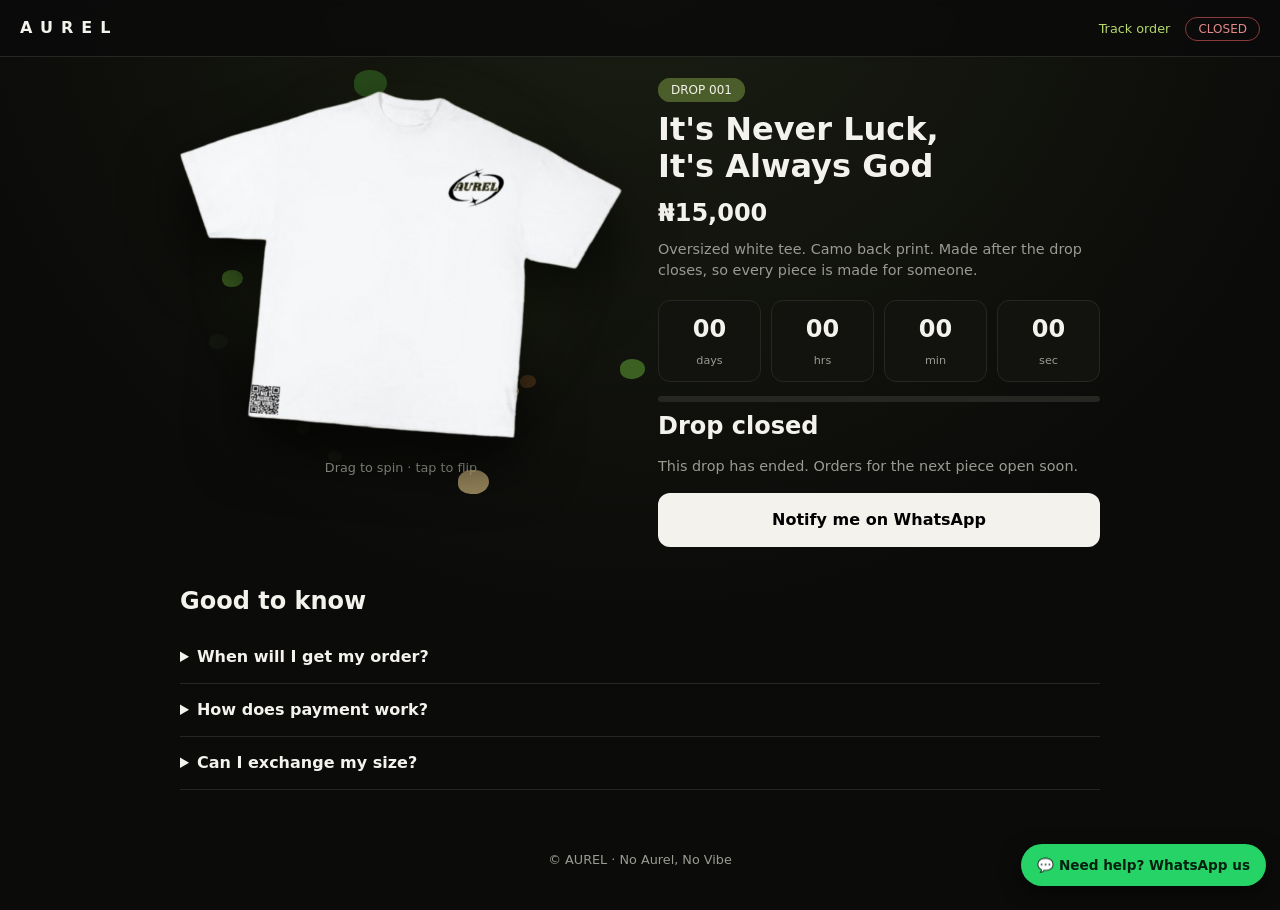
<file: index.html>
<!DOCTYPE html>
<html lang="en">
<head>
<meta charset="UTF-8">
<meta name="viewport" content="width=device-width, initial-scale=1">
<title>AUREL — Pre-order</title>
<link rel="stylesheet" href="style.css">
</head>
<body>
<div id="intro"><div class="logo">AUREL</div><p>No Aurel, No Vibe</p></div>

<header><span class="logo sm">AUREL</span><span><a href="track.html" class="hl">Track order</a> <span id="status" class="pill">…</span></span></header>

<main>
  <div class="top">
  <section class="hero reveal">
    <div class="stage" id="stage">
      <div class="glow"></div><div class="specks" id="specks"></div>
      <div class="card" id="card">
        <div class="face front"><img src="front.png" alt="AUREL tee front" draggable="false"></div>
        <div class="face back"><img src="back.png" alt="AUREL tee back" draggable="false"></div>
      </div>
    </div>
    <p class="hint">Drag to spin · tap to flip</p>
  </section>

  <section class="info reveal">
    <span class="pill green">DROP 001</span>
    <h1>It's Never Luck,<br>It's Always God</h1>
    <div class="price" id="price"></div>
    <p class="muted">Oversized white tee. Camo back print. Made after the drop closes, so every piece is made for someone.</p>

    <div class="count" id="count">
      <div><b id="d">00</b><small>days</small></div>
      <div><b id="h">00</b><small>hrs</small></div>
      <div><b id="m">00</b><small>min</small></div>
      <div><b id="s">00</b><small>sec</small></div>
    </div>
    <p class="muted" id="countLabel"></p>
    <div class="bar"><i id="bar"></i></div>
    <p class="muted" id="left"></p>

    <form id="form" autocomplete="on">
      <label>Colour: <b id="colorName" style="color:var(--fg)">White</b></label>
      <div class="swatches">
        <button type="button" class="sw on" data-c="white" style="--c:#f4f2ec" aria-label="White"></button>
        <button type="button" class="sw" data-c="black" style="--c:#0a0a0a" aria-label="Black"></button>
      </div>
      <label>Size <a href="#" id="guide">Size guide</a></label>
      <div class="sizes">
        <label><input type="radio" name="size" value="S"><span>S</span></label>
        <label><input type="radio" name="size" value="M" checked><span>M</span></label>
        <label><input type="radio" name="size" value="L"><span>L</span></label>
        <label><input type="radio" name="size" value="XL"><span>XL</span></label>
        <label><input type="radio" name="size" value="XXL"><span>XXL</span></label>
      </div>
      <label>Quantity<input type="number" id="qty" min="1" max="5" value="1"></label>
      <label>Full name<input id="name" required></label>
      <label>Phone / WhatsApp<input id="phone" type="tel" required></label>
      <label>Delivery address<textarea id="addr" rows="2" required></textarea></label>
      <div class="total">Total: <b id="total"></b></div>
      <p class="note">Pay for the shirt by bank transfer after you tap Pre-order. Delivery fee is separate: we'll confirm the cost on WhatsApp and you pay it then.</p>
      <button type="submit" id="btn">Pre-order now</button>
    </form>
    <div id="closed" hidden>
      <h2>Drop closed</h2>
      <p class="muted">This drop has ended. Orders for the next piece open soon.</p>
      <a class="btn" id="notify" target="_blank" rel="noopener">Notify me on WhatsApp</a>
    </div>
  </section>

  </div>

  <section class="faq reveal">
    <h2>Good to know</h2>
    <details><summary>When will I get my order?</summary><p id="faqEta"></p></details>
    <details><summary>How does payment work?</summary><p>After you tap Pre-order you get our account details. Transfer the exact amount with your order ref as the narration. Your order is confirmed once we see the money, and you can follow its status on the Track order page. Delivery is paid separately after we confirm the cost.</p></details>
    <details><summary>Can I exchange my size?</summary><p>Check the size guide before ordering. Message us within 48 hours of ordering if you need to change your size.</p></details>
  </section>
</main>

<footer>© AUREL · No Aurel, No Vibe</footer>

<div id="toast" hidden></div>
<div id="pay" hidden>
  <div class="sheet">
    <h3>Complete your pre-order</h3>
    <p class="muted">Order ref: <b id="ref"></b></p>
    <p class="muted" id="sum"></p>
    <div class="acct">
      <small>Amount to transfer</small><b id="amt"></b>
      <small>Bank</small><b id="bank"></b>
      <small>Account number</small><b id="acctNo"></b>
      <small>Account name</small><b id="acctName"></b>
    </div>
    <button type="button" id="copy">Copy account number</button>
    <button type="button" id="sent">I've paid, track my order</button>
    <p class="muted" style="margin-top:10px">Put your order ref as the transfer narration so we can match your payment. Your order is confirmed once we see the money. Save your ref: you need it, plus your phone number, to track your order.</p>
    <button type="button" class="ghost" id="payX">Cancel</button>
  </div>
</div>
<div id="modal" hidden>
  <div class="sheet">
    <h3>Size guide (inches)</h3>
    <table>
      <tr><th>Size</th><th>Chest</th><th>Length</th></tr>
      <tr><td>S</td><td>22</td><td>27</td></tr>
      <tr><td>M</td><td>23</td><td>28</td></tr>
      <tr><td>L</td><td>24</td><td>29</td></tr>
      <tr><td>XL</td><td>25</td><td>30</td></tr>
      <tr><td>XXL</td><td>26</td><td>31</td></tr>
    </table>
    <p class="muted">Placeholder numbers. Replace them with your real measurements.</p>
    <button id="x">Close</button>
  </div>
</div>
<a class="wa" id="wa" href="https://wa.me/2347032404818?text=Hi%20AUREL%2C%20I%20need%20help%20with%20my%20order." target="_blank" rel="noopener">💬 Need help? WhatsApp us</a>
<script src="db.js"></script>
<script src="script.js"></script>
</body>
</html>
</file>
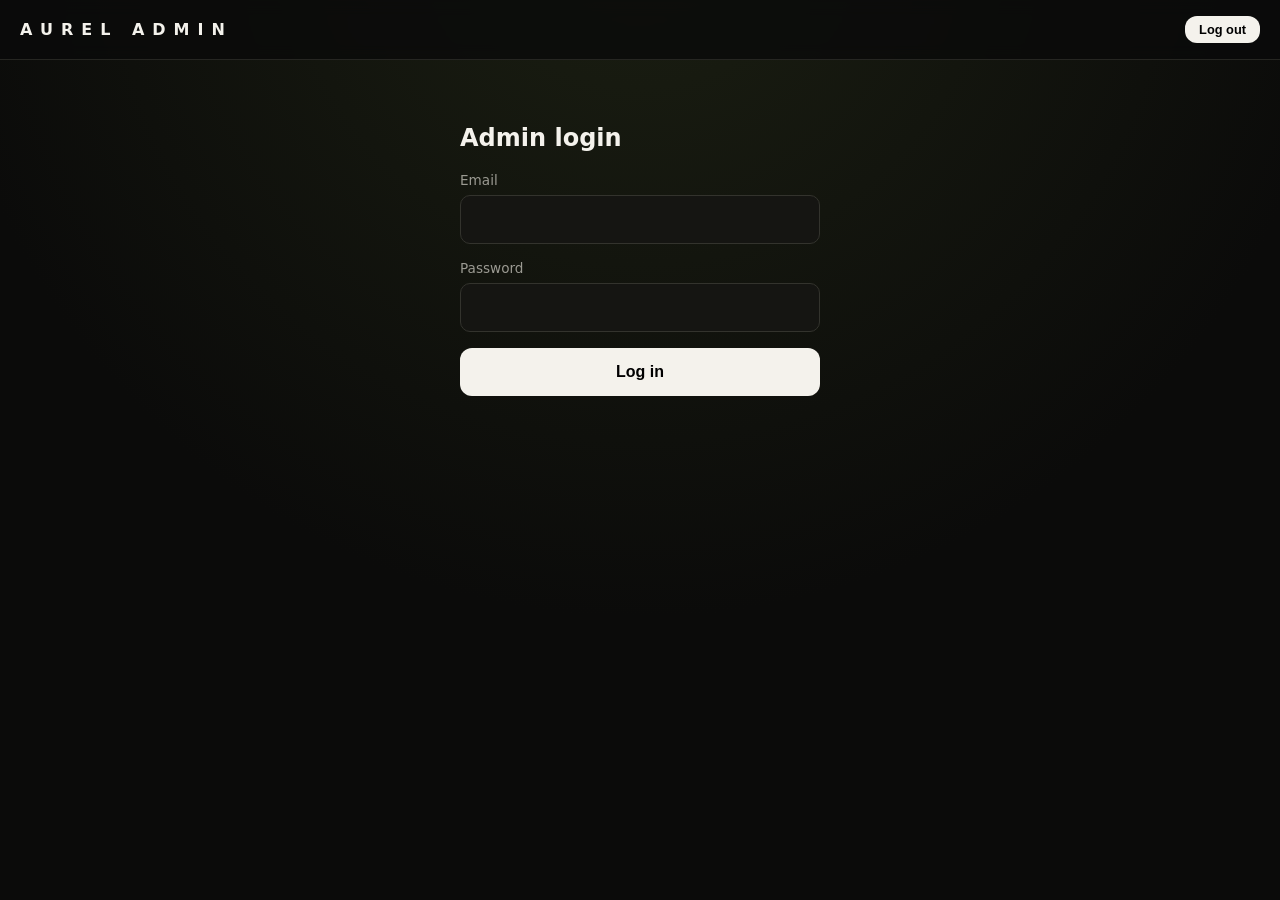
<file: admin.html>
<!DOCTYPE html>
<html lang="en">
<head>
<meta charset="UTF-8">
<meta name="viewport" content="width=device-width, initial-scale=1">
<meta name="robots" content="noindex,nofollow">
<title>AUREL Admin</title>
<link rel="stylesheet" href="style.css">
<style>
  .wrap{max-width:900px;margin:0 auto;padding:20px}
  .stats{display:grid;grid-template-columns:repeat(auto-fit,minmax(130px,1fr));gap:10px;margin:16px 0}
  .stats div{border:1px solid var(--line);border-radius:12px;padding:12px;background:#12120f}
  .stats b{display:block;font-size:1.4rem}
  .tabs{display:flex;gap:8px;flex-wrap:wrap;margin:10px 0}
  .tabs button{width:auto;margin:0;padding:8px 14px;background:transparent;color:var(--fg);border:1px solid var(--line);font-size:.85rem}
  .tabs button.on{background:var(--fg);color:#000}
  .o{border:1px solid var(--line);border-radius:14px;padding:14px;margin:10px 0;background:#12120f}
  .o .top{display:flex;justify-content:space-between;gap:10px;flex-wrap:wrap}
  .o p{margin:3px 0;font-size:.9rem}
  select{padding:10px;border-radius:10px;background:#151512;color:var(--fg);border:1px solid #33332d;font:inherit}
  .s-pending{color:#e0c36a}.s-confirmed{color:#b6d96a}.s-in_transit{color:#6ab8e0}.s-delivered{color:#8fe08f}.s-cancelled{color:#e08a8a}
  a.call{color:#b6d96a}
</style>
</head>
<body>
<header><span class="logo sm">AUREL ADMIN</span><button id="out" hidden style="width:auto;margin:0;padding:6px 14px;font-size:.8rem">Log out</button></header>
<div class="wrap">
  <form id="login" style="max-width:360px;margin:40px auto">
    <h2>Admin login</h2>
    <label>Email<input id="email" type="email" required></label>
    <label>Password<input id="pass" type="password" required></label>
    <button type="submit">Log in</button>
    <p class="note" id="err" hidden></p>
  </form>
  <div id="panel" hidden>
    <div class="stats" id="stats"></div>
    <div id="mfr"></div>
    <div class="tabs" id="tabs"></div>
    <div id="list"></div>
  </div>
</div>
<script src="db.js"></script>
<script>
const $ = id => document.getElementById(id);
const naira = n => "₦" + Number(n).toLocaleString();
const LABEL = { pending: "Pending", confirmed: "Confirmed", in_transit: "In transit", delivered: "Delivered", cancelled: "Cancelled" };
const esc = s => String(s).replace(/[&<>"']/g, c => ({ "&": "&amp;", "<": "&lt;", ">": "&gt;", '"': "&quot;", "'": "&#39;" }[c]));
let token = null, orders = [], filter = "all";
try { token = sessionStorage.getItem("aurel_admin"); } catch (_) {}

function showErr(m) { $("err").textContent = m; $("err").hidden = false; }
function logout() { token = null; try { sessionStorage.removeItem("aurel_admin"); } catch (_) {} $("panel").hidden = true; $("login").hidden = false; $("out").hidden = true; }

$("login").onsubmit = async e => {
  e.preventDefault(); $("err").hidden = true;
  try {
    const r = await db.call("/auth/v1/token?grant_type=password", { method: "POST", body: JSON.stringify({ email: $("email").value, password: $("pass").value }) });
    token = r.access_token; try { sessionStorage.setItem("aurel_admin", token); } catch (_) {}
    $("pass").value = ""; start();
  } catch (e) { showErr("Login failed: " + e.message); }
};
$("out").onclick = logout;

async function start() {
  try {
    const isAdmin = await db.rpc("is_admin", {}, token);
    if (!isAdmin) { logout(); showErr("This account is not an admin."); return; }
    $("login").hidden = true; $("panel").hidden = false; $("out").hidden = false;
    await load(); setInterval(load, 20000);
  } catch (e) { logout(); if (e.status !== 401) showErr(e.message); }
}
async function load() {
  try {
    orders = await db.call("/rest/v1/orders?select=*&order=created_at.desc", {}, token);
    render();
  } catch (e) { if (e.status === 401) logout(); }
}
// ---------- manufacturer list ----------
let incl = false;
const SIZES = ["S", "M", "L", "XL", "XXL"];
const mfrRows = () => orders.filter(o => incl ? ["confirmed", "in_transit", "delivered"].includes(o.status) : o.status === "confirmed");
const csvCell = v => {                                    // quote cells and stop spreadsheet formula tricks
  let t = String(v ?? "");
  if (/^[=@\t\r]|^[+\-](?!\d)/.test(t)) t = "'" + t;
  return '"' + t.replace(/"/g, '""') + '"';
};
const fmtPhone = p => { const d = String(p).replace(/\D/g, ""); return d.length === 11 ? `${d.slice(0, 4)} ${d.slice(4, 7)} ${d.slice(7)}` : String(p).trim(); };
function download(name, rows) {
  const blob = new Blob(["\ufeff" + rows.map(r => r.map(csvCell).join(",")).join("\r\n")], { type: "text/csv;charset=utf-8" });
  const a = document.createElement("a"); a.href = URL.createObjectURL(blob); a.download = name;
  document.body.appendChild(a); a.click(); a.remove(); setTimeout(() => URL.revokeObjectURL(a.href), 1000);
}
function summary(rows) {
  return ["black", "white"].map(c => {
    const per = SIZES.map(z => rows.filter(o => o.color === c && o.size === z).reduce((a, o) => a + o.qty, 0));
    return [c[0].toUpperCase() + c.slice(1), ...per, per.reduce((a, b) => a + b, 0)];
  });
}
function renderMfr() {
  const rows = mfrRows(), sum = summary(rows), pieces = rows.reduce((a, o) => a + o.qty, 0);
  const tot = SIZES.map((_, i) => sum.reduce((a, r) => a + r[i + 1], 0));
  $("mfr").innerHTML = `<div class="o">
    <div class="top"><b>Manufacturer list</b><span class="muted">${rows.length} orders · ${pieces} pieces</span></div>
    <label style="display:flex;gap:8px;align-items:center;margin-top:8px"><input type="checkbox" id="incl" ${incl ? "checked" : ""} style="width:auto;margin:0;padding:0"> Also include in transit &amp; delivered</label>
    <div style="overflow-x:auto"><table><tr><th></th>${SIZES.map(z => `<th>${z}</th>`).join("")}<th>Total</th></tr>
      ${sum.map(r => `<tr><td>${r[0]}</td>${r.slice(1).map(n => `<td>${n}</td>`).join("")}</tr>`).join("")}
      <tr><td><b>All</b></td>${tot.map(n => `<td><b>${n}</b></td>`).join("")}<td><b>${pieces}</b></td></tr></table></div>
    <button id="dlSum" ${rows.length ? "" : "disabled"}>Download production summary (CSV)</button>
    <button id="dlList" ${rows.length ? "" : "disabled"}>Download delivery list (CSV)</button>
    <p class="muted" style="margin-top:10px">The summary has no customer details. The delivery list has names, phone numbers and addresses, so only send it to someone who delivers for you.</p></div>`;
  $("incl").onchange = e => { incl = e.target.checked; renderMfr(); };
  const stamp = new Date().toISOString().slice(0, 10), tag = incl ? "paid" : "confirmed";
  $("dlSum").onclick = () => download(`aurel-production-summary-${tag}-${stamp}.csv`,
    [["Colour", ...SIZES, "Total"], ...sum, ["All", ...tot, pieces]]);
  $("dlList").onclick = () => download(`aurel-delivery-list-${tag}-${stamp}.csv`,
    [["Ref", "Name", "Phone", "Address", "Colour", "Size", "Qty", "Status", "Ordered"],
     ...[...rows].reverse().map(o => [o.ref, o.name, fmtPhone(o.phone), o.address, o.color, o.size, o.qty, LABEL[o.status], new Date(o.created_at).toLocaleDateString()])]);
}

function render() {
  renderMfr();
  const live = orders.filter(o => o.status !== "cancelled");
  const paid = orders.filter(o => ["confirmed", "in_transit", "delivered"].includes(o.status));
  $("stats").innerHTML = `
    <div><b>${orders.length}</b>orders</div>
    <div><b>${live.reduce((a, o) => a + o.qty, 0)}</b>pieces reserved</div>
    <div><b>${live.filter(o => o.color === "black").reduce((a, o) => a + o.qty, 0)} / ${live.filter(o => o.color === "white").reduce((a, o) => a + o.qty, 0)}</b>black / white</div>
    <div><b>${orders.filter(o => o.status === "pending").length}</b>awaiting payment</div>
    <div><b>${naira(paid.reduce((a, o) => a + o.total, 0))}</b>confirmed revenue</div>`;
  const keys = ["all", ...Object.keys(LABEL)];
  $("tabs").innerHTML = keys.map(k => `<button class="${filter === k ? "on" : ""}" data-k="${k}">${k === "all" ? "All" : LABEL[k]} (${k === "all" ? orders.length : orders.filter(o => o.status === k).length})</button>`).join("");
  $("tabs").querySelectorAll("button").forEach(b => b.onclick = () => { filter = b.dataset.k; render(); });
  const shown = orders.filter(o => filter === "all" || o.status === filter);
  $("list").innerHTML = shown.length ? shown.map(o => `
    <div class="o">
      <div class="top"><b>${esc(o.ref)}</b><span class="s-${o.status}">${LABEL[o.status]}</span></div>
      <p>${esc(o.name)} · <a class="call" href="tel:${esc(o.phone)}">${esc(o.phone)}</a></p>
      <p>${esc(o.address)}</p>
      <p>${esc(o.color)} · Size ${o.size} · Qty ${o.qty} · <b>${naira(o.total)}</b></p>
      <p style="color:var(--mute);font-size:.8rem">${new Date(o.created_at).toLocaleString()}</p>
      <select data-id="${o.id}">${Object.entries(LABEL).map(([v, l]) => `<option value="${v}" ${o.status === v ? "selected" : ""}>${l}</option>`).join("")}</select>
    </div>`).join("") : '<p class="muted">No orders here yet.</p>';
  $("list").querySelectorAll("select").forEach(s => s.onchange = async () => {
    if (s.value === "cancelled" && !confirm("Cancel this order? The pieces go back into the pool.")) { render(); return; }
    try {
      await db.call("/rest/v1/orders?id=eq." + s.dataset.id, { method: "PATCH", body: JSON.stringify({ status: s.value }), headers: { Prefer: "return=minimal" } }, token);
      load();
    } catch (e) { alert("Could not update: " + e.message); load(); }
  });
}
if (token) start();
</script>
</body>
</html>
</file>
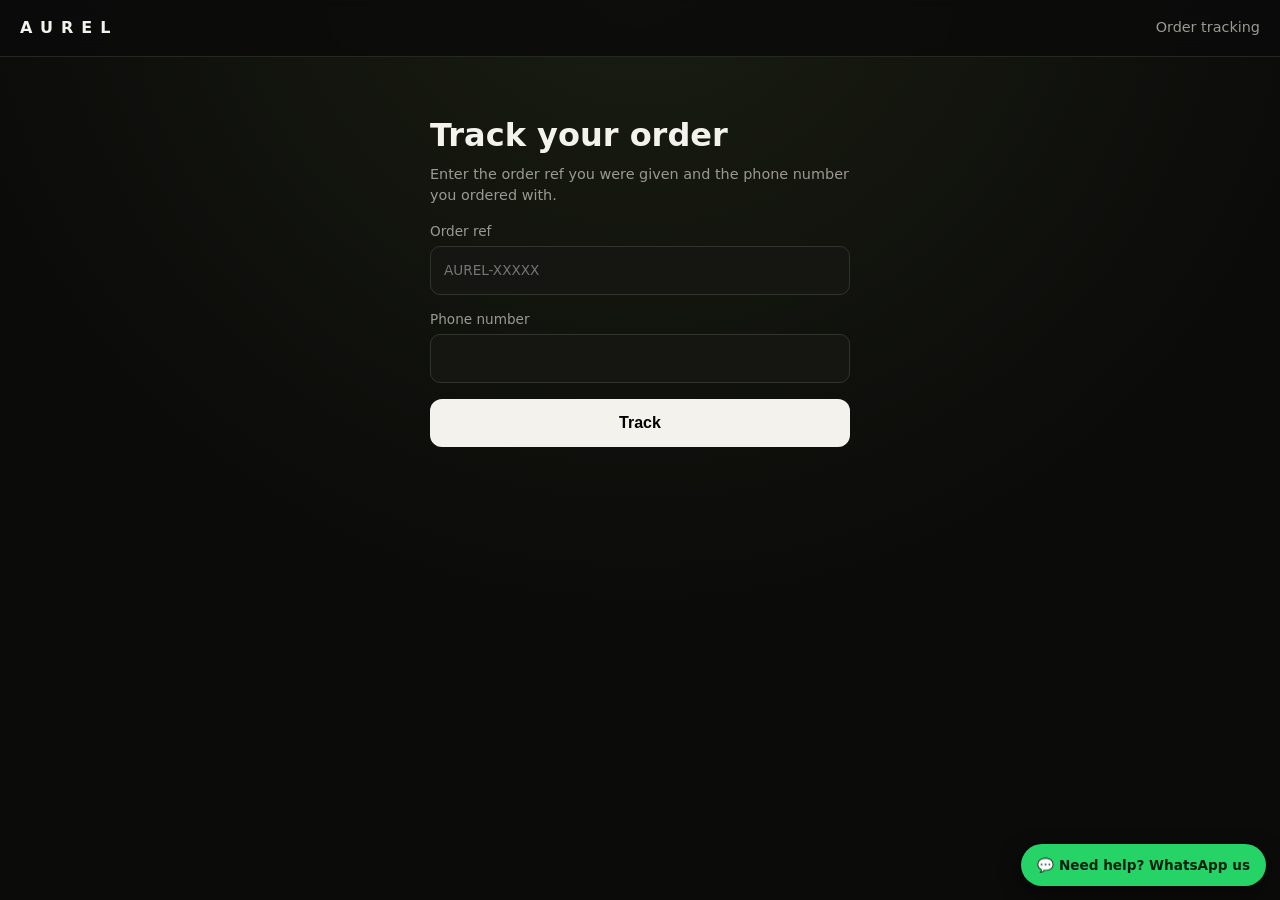
<file: track.html>
<!DOCTYPE html>
<html lang="en">
<head>
<meta charset="UTF-8">
<meta name="viewport" content="width=device-width, initial-scale=1">
<title>Track your AUREL order</title>
<link rel="stylesheet" href="style.css">
<style>
  .wrap{max-width:460px;margin:30px auto;padding:20px}
  .steps{list-style:none;padding:0;margin:20px 0}
  .steps li{position:relative;padding:0 0 22px 34px;color:var(--mute)}
  .steps li::before{content:"";position:absolute;left:0;top:2px;width:16px;height:16px;border-radius:50%;border:2px solid #444;background:var(--bg)}
  .steps li::after{content:"";position:absolute;left:7px;top:20px;bottom:0;width:2px;background:#333}
  .steps li:last-child::after{display:none}
  .steps li.done{color:var(--fg)}
  .steps li.done::before{background:#a5c452;border-color:#a5c452}
  .steps li.now::before{animation:pulse2 1.5s infinite}
  @keyframes pulse2{0%{box-shadow:0 0 0 0 #a5c452aa}100%{box-shadow:0 0 0 12px transparent}}
  .box{border:1px solid var(--line);border-radius:14px;padding:16px;background:#12120f;margin-top:16px}
  .box p{margin:4px 0}
</style>
</head>
<body>
<header><a href="index.html" class="logo sm" style="color:inherit;text-decoration:none">AUREL</a><span class="muted">Order tracking</span></header>
<div class="wrap">
  <h1>Track your order</h1>
  <p class="muted">Enter the order ref you were given and the phone number you ordered with.</p>
  <form id="f">
    <label>Order ref<input id="ref" placeholder="AUREL-XXXXX" required></label>
    <label>Phone number<input id="phone" type="tel" required></label>
    <button type="submit" id="go">Track</button>
  </form>
  <p class="note" id="err" hidden></p>
  <div id="result" hidden>
    <div class="box" id="info"></div>
    <ul class="steps" id="steps"></ul>
    <p class="muted" id="msg"></p>
  </div>
</div>
<a class="wa" id="wa" href="https://wa.me/2347032404818?text=Hi%20AUREL%2C%20I%20need%20help%20with%20my%20order." target="_blank" rel="noopener">💬 Need help? WhatsApp us</a>
<script src="db.js"></script>
<script>
const $ = id => document.getElementById(id);
const naira = n => "₦" + n.toLocaleString();
const STEPS = [
  ["pending", "Order received", "Waiting for your payment to reach us."],
  ["confirmed", "Payment confirmed", "We have your payment. Your piece goes into production when the drop closes."],
  ["in_transit", "In transit", "Your order is on its way. We'll confirm the delivery fee with you."],
  ["delivered", "Delivered", "Enjoy your piece. No Aurel, No Vibe."]
];
let timer;
async function track(ref, phone) {
  $("err").hidden = true;
  try {
    const r = (await db.rpc("track_order", { p_ref: ref, p_phone: phone }))[0];
    if (!r) { $("result").hidden = true; $("err").textContent = "We couldn't find that order. Check the ref and the phone number you used."; $("err").hidden = false; return; }
    $("wa").href = "https://wa.me/2347032404818?text=" + encodeURIComponent("Hi AUREL, I need help with my order " + r.ref);
    $("info").innerHTML = `<p><b>${r.ref}</b></p><p>${r.color[0].toUpperCase() + r.color.slice(1)} · Size ${r.size} · Qty ${r.qty}</p><p>Total ${naira(r.total)}</p>`;
    const idx = STEPS.findIndex(s => s[0] === r.status);
    if (r.status === "cancelled") {
      $("steps").innerHTML = ""; $("msg").textContent = "This order was cancelled. If you think this is a mistake, contact AUREL.";
    } else {
      $("steps").innerHTML = STEPS.map((s, i) => `<li class="${i < idx ? "done" : i === idx ? "done now" : ""}">${s[1]}</li>`).join("");
      $("msg").textContent = STEPS[idx][2];
    }
    $("result").hidden = false;
    clearInterval(timer); timer = setInterval(() => track(ref, phone), 30000);   // refresh every 30s
  } catch (e) { $("err").textContent = e.message; $("err").hidden = false; }
}
$("f").onsubmit = async e => {
  e.preventDefault(); $("go").disabled = true; $("go").textContent = "Checking…";
  await track($("ref").value, $("phone").value);
  $("go").disabled = false; $("go").textContent = "Track";
};
// prefill from link / just-placed order
const qs = new URLSearchParams(location.search);
let saved = {}; try { saved = JSON.parse(sessionStorage.getItem("aurel_track") || "{}"); } catch (_) {}
if (qs.get("ref")) $("ref").value = qs.get("ref");
else if (saved.ref) $("ref").value = saved.ref;
if (saved.phone && (!qs.get("ref") || qs.get("ref") === saved.ref)) { $("phone").value = saved.phone; track($("ref").value, saved.phone); }
</script>
</body>
</html>
</file>
<file: style.css>
:root{--bg:#0b0b0a;--fg:#f4f2ec;--mute:#9b9a92;--green:#4b5d2a;--line:#262622}
*{box-sizing:border-box;margin:0}
html{scroll-behavior:smooth}
body{background:radial-gradient(circle at 50% -10%,#1b1f12,var(--bg) 60%);color:var(--fg);font-family:system-ui,-apple-system,sans-serif;line-height:1.5;min-height:100vh}
.logo{font-weight:900;letter-spacing:.5em;font-size:2.2rem}
.logo.sm{font-size:1rem}
.pill{border:1px solid var(--line);border-radius:99px;padding:4px 12px;font-size:.75rem}
.pill.green{background:var(--green);border-color:var(--green)}
.pill.live{border-color:#7fa13a;color:#b6d96a}
.pill.off{border-color:#8a3a3a;color:#e08a8a}
header{display:flex;justify-content:space-between;align-items:center;padding:16px 20px;border-bottom:1px solid var(--line);position:sticky;top:0;background:#0b0b0acc;backdrop-filter:blur(8px);z-index:5}
main{max-width:960px;margin:auto;padding:20px;display:grid;gap:36px}
.top{display:grid;gap:36px}
@media(min-width:800px){.top{grid-template-columns:1fr 1fr;align-items:start}.hero{position:sticky;top:80px}}

/* intro */
#intro{position:fixed;inset:0;background:var(--bg);display:grid;place-content:center;text-align:center;z-index:50;animation:out .8s 1.8s forwards}
#intro .logo{animation:in 1.2s ease both}
#intro p{color:var(--mute);letter-spacing:.3em;font-size:.75rem;margin-top:10px;animation:in 1.2s .4s ease both}
@keyframes in{from{opacity:0;letter-spacing:1.2em}to{opacity:1}}
@keyframes out{to{opacity:0;visibility:hidden}}

/* 3D shirt */
.stage{position:relative;perspective:1100px;animation:float 5s ease-in-out infinite}
.glow{position:absolute;inset:8% 8%;border-radius:50%;background:radial-gradient(circle,#6f8f2f99,transparent 70%);filter:blur(30px);animation:pulse 4s ease-in-out infinite}
.card{position:relative;width:100%;aspect-ratio:1.2;cursor:grab;transform-style:preserve-3d;touch-action:pan-y;user-select:none;-webkit-user-select:none;transition:transform 1.6s cubic-bezier(.2,.9,.2,1)}
.card.drag{cursor:grabbing;transition:none}
.face{position:absolute;inset:0;backface-visibility:hidden;-webkit-backface-visibility:hidden;display:grid;place-items:center;filter:drop-shadow(0 25px 30px #000b)}
.face img{width:100%;height:100%;object-fit:contain;pointer-events:none}
.face::after{content:"";position:absolute;inset:0;pointer-events:none;background:linear-gradient(110deg,transparent 38%,rgba(165,196,82,.55) 50%,transparent 62%);background-size:260% 100%;background-position:130% 0;-webkit-mask-size:contain;mask-size:contain;-webkit-mask-position:center;mask-position:center;-webkit-mask-repeat:no-repeat;mask-repeat:no-repeat;animation:sheen 4.5s ease-in-out infinite 2.5s}
.face.front::after{-webkit-mask-image:var(--f,url(front.png));mask-image:var(--f,url(front.png))}
.face.back::after{-webkit-mask-image:var(--b,url(back.png));mask-image:var(--b,url(back.png))}
@keyframes sheen{0%{background-position:130% 0}60%,100%{background-position:-30% 0}}
.specks{position:absolute;inset:-6% -4%;pointer-events:none}
.speck{position:absolute;border-radius:48% 52% 55% 45%;opacity:.75;animation:drift var(--t) ease-in-out infinite alternate}
@keyframes drift{from{transform:translate(0,0) rotate(0)}to{transform:translate(var(--x),var(--y)) rotate(var(--r))}}
.face.back{transform:rotateY(180deg)}
@keyframes float{50%{transform:translateY(-10px)}}
@keyframes pulse{50%{opacity:.45;transform:scale(1.12)}}
.hint{text-align:center;color:var(--mute);font-size:.8rem;margin-top:10px}

/* info */
h1{font-size:2rem;line-height:1.15;margin:10px 0}
h2{margin-bottom:12px}
.price{font-size:1.5rem;font-weight:800;margin-bottom:8px}
.muted{color:var(--mute);font-size:.9rem}
.count{display:flex;gap:10px;margin:18px 0 6px}
.count div{flex:1;border:1px solid var(--line);border-radius:12px;padding:10px 0;text-align:center;background:#12120f}
.count b{display:block;font-size:1.5rem}
.count small{color:var(--mute);font-size:.7rem}
.bar{height:6px;background:var(--line);border-radius:9px;margin:14px 0 6px;overflow:hidden}
.bar i{display:block;height:100%;width:0;background:linear-gradient(90deg,#4b5d2a,#a5c452);transition:width 1.2s ease}

/* form */
label{display:block;margin-top:14px;font-size:.85rem;color:var(--mute)}
label a{float:right;color:#b6d96a}
input,textarea{width:100%;padding:13px;margin-top:5px;border-radius:10px;border:1px solid #33332d;background:#151512;color:var(--fg);font:inherit;transition:border .2s}
input:focus,textarea:focus{outline:0;border-color:#a5c452}
.sizes{display:flex;gap:8px;flex-wrap:wrap}
.sizes label{margin:6px 0 0}
.sizes input{display:none}
.sizes span{display:block;padding:10px 16px;border:1px solid #33332d;border-radius:10px;cursor:pointer;color:var(--fg);transition:.2s}
.sizes input:checked+span{background:var(--fg);color:#000;transform:scale(1.08)}
.total{margin-top:16px;font-size:1.1rem}
.note{margin-top:8px;font-size:.8rem;color:#c9b36a;border-left:3px solid #c9b36a;padding-left:10px}
button,.btn{display:block;width:100%;margin-top:16px;padding:15px;border:0;border-radius:12px;background:var(--fg);color:#000;font-weight:800;font-size:1rem;cursor:pointer;text-align:center;text-decoration:none;transition:transform .15s}
button:active,.btn:active{transform:scale(.96)}
button:disabled{opacity:.5}

/* faq, footer, modal, toast */
details{border-bottom:1px solid var(--line);padding:14px 0}
summary{cursor:pointer;font-weight:600}
details p{color:var(--mute);margin-top:8px;font-size:.9rem}
footer{text-align:center;color:var(--mute);font-size:.8rem;padding:40px}
#modal{position:fixed;inset:0;background:#000c;display:grid;place-items:center;z-index:20;padding:20px}
#modal[hidden],#toast[hidden]{display:none}
.sheet{background:#151512;border:1px solid var(--line);border-radius:16px;padding:22px;max-width:360px;width:100%;animation:in2 .3s}
@keyframes in2{from{transform:translateY(20px);opacity:0}}
table{width:100%;margin:12px 0;border-collapse:collapse}
td,th{padding:8px;border-bottom:1px solid var(--line);text-align:center}
#toast{position:fixed;left:50%;bottom:24px;transform:translateX(-50%);background:#a5c452;color:#000;padding:12px 20px;border-radius:99px;font-weight:700;z-index:30;animation:in2 .3s}

/* scroll reveal */
.reveal{opacity:0;transform:translateY(30px);transition:opacity .8s,transform .8s}
.reveal.show{opacity:1;transform:none}

/* payment sheet */
#pay{position:fixed;inset:0;background:#000d;display:grid;place-items:center;z-index:25;padding:20px;overflow:auto}
#pay[hidden]{display:none}
.acct{display:grid;gap:2px;margin:14px 0;padding:14px;border:1px dashed #4b5d2a;border-radius:12px;background:#10120b}
.acct small{color:var(--mute);font-size:.7rem;margin-top:8px}
.acct b{font-size:1.1rem}
button.ghost{background:transparent;color:var(--mute);border:1px solid var(--line)}

.hl{color:#b6d96a;font-size:.8rem;margin-right:10px;text-decoration:none}

/* floating WhatsApp help */
.wa{position:fixed;right:14px;bottom:14px;z-index:40;background:#25d366;color:#04210f;font-weight:700;font-size:.85rem;padding:11px 16px;border-radius:99px;text-decoration:none;box-shadow:0 6px 20px #0008;transition:transform .15s}
.wa:active{transform:scale(.95)}

/* colour swatches + colour-change effect */
.swatches{display:flex;gap:14px;margin-top:8px}
.swatches .sw{width:38px;height:38px;margin:0;padding:0;border-radius:50%;background:var(--c);border:2px solid #555;transition:transform .25s,box-shadow .25s,border-color .25s}
.swatches .sw.on{border-color:#a5c452;transform:scale(1.15);box-shadow:0 0 0 4px #a5c45244}
.face img.flash{animation:flash .7s ease}
@keyframes flash{0%{filter:none;opacity:1}35%{filter:brightness(3) blur(8px);opacity:.25}100%{filter:none;opacity:1}}
.stage.ring::before{content:"";position:absolute;left:50%;top:50%;width:30%;aspect-ratio:1;border-radius:50%;border:3px solid #a5c452;transform:translate(-50%,-50%) scale(.2);opacity:.9;animation:ring .9s ease-out forwards;pointer-events:none}
@keyframes ring{to{transform:translate(-50%,-50%) scale(4.5);opacity:0}}
</file>
